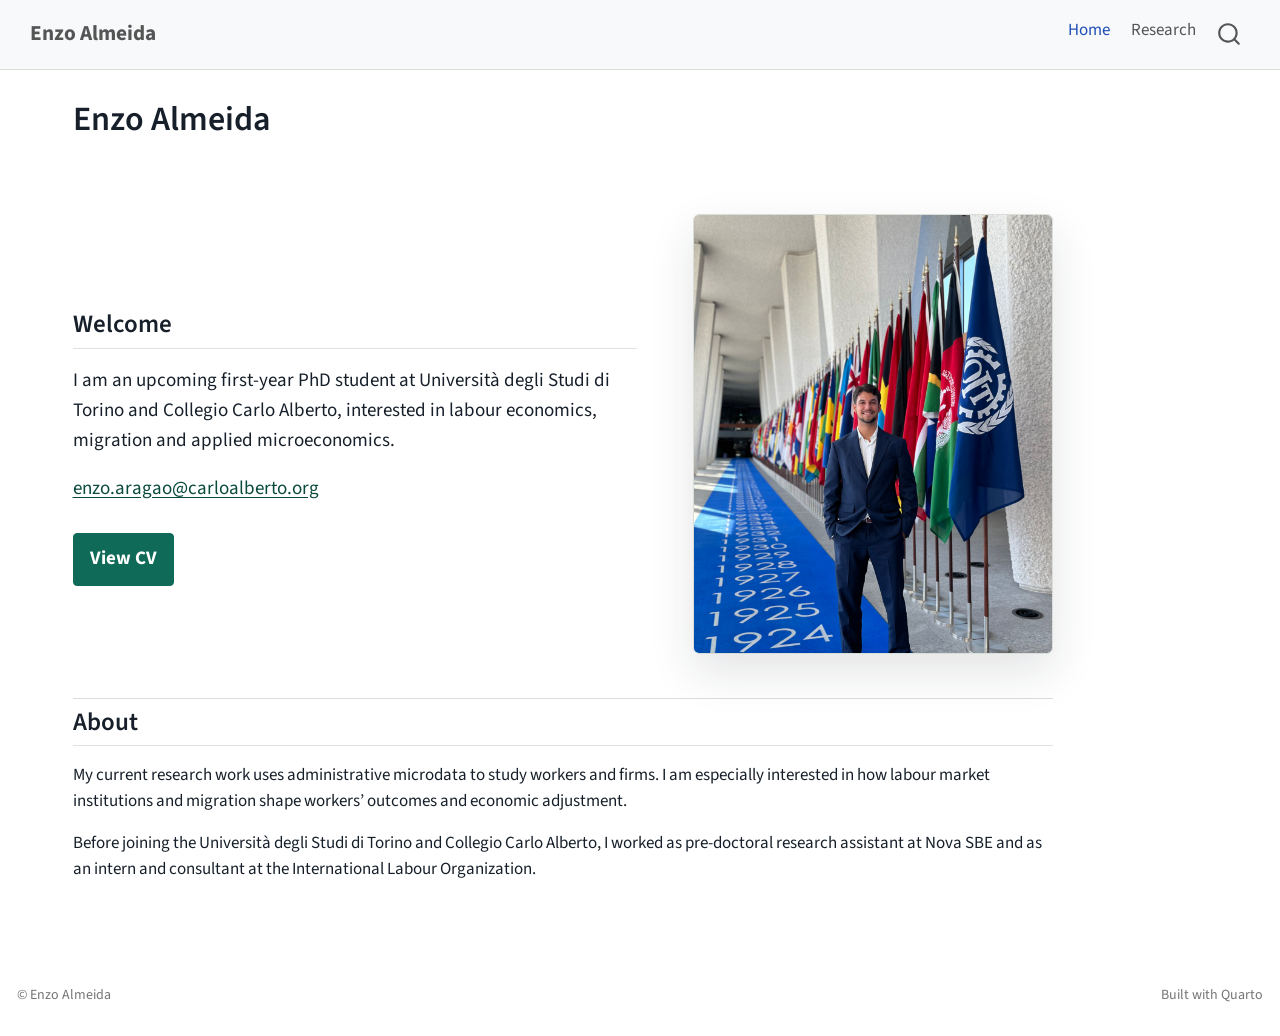
<file: docs/index.html>
<!DOCTYPE html>
<html xmlns="http://www.w3.org/1999/xhtml" lang="en" xml:lang="en"><head>

<meta charset="utf-8">
<meta name="generator" content="quarto-1.9.37">

<meta name="viewport" content="width=device-width, initial-scale=1.0, user-scalable=yes">


<title>Enzo Almeida</title>
<style>
/* Default styles provided by pandoc.
** See https://pandoc.org/MANUAL.html#variables-for-html for config info.
*/
code{white-space: pre-wrap;}
span.smallcaps{font-variant: small-caps;}
div.columns{display: flex; gap: min(4vw, 1.5em);}
div.column{flex: auto; overflow-x: auto;}
div.hanging-indent{margin-left: 1.5em; text-indent: -1.5em;}
ul.task-list{list-style: none;}
ul.task-list li input[type="checkbox"] {
  width: 0.8em;
  margin: 0 0.8em 0.2em -1em; /* quarto-specific, see https://github.com/quarto-dev/quarto-cli/issues/4556 */ 
  vertical-align: middle;
}
</style>


<script src="site_libs/quarto-nav/quarto-nav.js"></script>
<script src="site_libs/quarto-nav/headroom.min.js"></script>
<script src="site_libs/clipboard/clipboard.min.js"></script>
<script src="site_libs/quarto-search/autocomplete.umd.js"></script>
<script src="site_libs/quarto-search/fuse.min.js"></script>
<script src="site_libs/quarto-search/quarto-search.js"></script>
<meta name="quarto:offset" content="./">
<script src="site_libs/quarto-html/quarto.js" type="module"></script>
<script src="site_libs/quarto-html/tabsets/tabsets.js" type="module"></script>
<script src="site_libs/quarto-html/popper.min.js"></script>
<script src="site_libs/quarto-html/tippy.umd.min.js"></script>
<script src="site_libs/quarto-html/anchor.min.js"></script>
<link href="site_libs/quarto-html/tippy.css" rel="stylesheet">
<link href="site_libs/quarto-html/quarto-syntax-highlighting-7f8f88aac4f3542376d5c11b86a4c14d.css" rel="stylesheet" id="quarto-text-highlighting-styles">
<script src="site_libs/bootstrap/bootstrap.min.js"></script>
<link href="site_libs/bootstrap/bootstrap-icons.css" rel="stylesheet">
<link href="site_libs/bootstrap/bootstrap-158031087360bce0ff56dc785ce39e06.min.css" rel="stylesheet" append-hash="true" id="quarto-bootstrap" data-mode="light">
<script id="quarto-search-options" type="application/json">{
  "location": "navbar",
  "copy-button": false,
  "collapse-after": 3,
  "panel-placement": "end",
  "type": "overlay",
  "limit": 50,
  "keyboard-shortcut": [
    "f",
    "/",
    "s"
  ],
  "show-item-context": false,
  "language": {
    "search-no-results-text": "No results",
    "search-matching-documents-text": "matching documents",
    "search-copy-link-title": "Copy link to search",
    "search-hide-matches-text": "Hide additional matches",
    "search-more-match-text": "more match in this document",
    "search-more-matches-text": "more matches in this document",
    "search-clear-button-title": "Clear",
    "search-text-placeholder": "",
    "search-detached-cancel-button-title": "Cancel",
    "search-submit-button-title": "Submit",
    "search-label": "Search"
  }
}</script>


<link rel="stylesheet" href="styles.css">
</head>

<body class="nav-fixed quarto-light">

<div id="quarto-search-results"></div>
  <header id="quarto-header" class="headroom fixed-top">
    <nav class="navbar navbar-expand-lg " data-bs-theme="dark">
      <div class="navbar-container container-fluid">
      <div class="navbar-brand-container mx-auto">
    <a class="navbar-brand" href="./index.html">
    <span class="navbar-title">Enzo Almeida</span>
    </a>
  </div>
            <div id="quarto-search" class="" title="Search"></div>
          <button class="navbar-toggler" type="button" data-bs-toggle="collapse" data-bs-target="#navbarCollapse" aria-controls="navbarCollapse" role="menu" aria-expanded="false" aria-label="Toggle navigation" onclick="if (window.quartoToggleHeadroom) { window.quartoToggleHeadroom(); }">
  <span class="navbar-toggler-icon"></span>
</button>
          <div class="collapse navbar-collapse" id="navbarCollapse">
            <ul class="navbar-nav navbar-nav-scroll ms-auto">
  <li class="nav-item">
    <a class="nav-link active" href="./index.html" aria-current="page"> 
<span class="menu-text">Home</span></a>
  </li>  
  <li class="nav-item">
    <a class="nav-link" href="./research.html"> 
<span class="menu-text">Research</span></a>
  </li>  
</ul>
          </div> <!-- /navcollapse -->
            <div class="quarto-navbar-tools">
</div>
      </div> <!-- /container-fluid -->
    </nav>
</header>
<!-- content -->
<div id="quarto-content" class="quarto-container page-columns page-rows-contents page-layout-full page-navbar">
<!-- sidebar -->
<!-- margin-sidebar -->
    
<!-- main -->
<main class="content column-page" id="quarto-document-content">

<header id="title-block-header" class="quarto-title-block default">
<div class="quarto-title">
<h1 class="title">Enzo Almeida</h1>
</div>



<div class="quarto-title-meta column-page">

    
  
    
  </div>
  


</header>


<div class="hero">
<section id="welcome" class="level2 hero-text">
<h2 class="anchored" data-anchor-id="welcome">Welcome</h2>
<p>I am an upcoming first-year PhD student at Università degli Studi di Torino and Collegio Carlo Alberto, interested in labour economics, migration and applied microeconomics.</p>
<p><a href="mailto:enzo.aragao@carloalberto.org">enzo.aragao@carloalberto.org</a></p>
<p><a href="files/cv_onepager.pdf" class="button">View CV</a></p>
</section>
<div class="hero-photo">
<p><img src="images/enzo-almeida.jpg" class="img-fluid" alt="Portrait of Enzo Almeida"></p>
</div>
</div>
<section id="about" class="level2">
<h2 class="anchored" data-anchor-id="about">About</h2>
<p>My current research work uses administrative microdata to study workers and firms. I am especially interested in how labour market institutions and migration shape workers’ outcomes and economic adjustment.</p>
<p>Before joining the Università degli Studi di Torino and Collegio Carlo Alberto, I worked as pre-doctoral research assistant at Nova SBE and as an intern and consultant at the International Labour Organization.</p>


</section>

</main> <!-- /main -->
<script id="quarto-html-after-body" type="application/javascript">
  window.document.addEventListener("DOMContentLoaded", function (event) {
    const icon = "";
    const anchorJS = new window.AnchorJS();
    anchorJS.options = {
      placement: 'right',
      icon: icon
    };
    anchorJS.add('.anchored');
    const isCodeAnnotation = (el) => {
      for (const clz of el.classList) {
        if (clz.startsWith('code-annotation-')) {                     
          return true;
        }
      }
      return false;
    }
    const onCopySuccess = function(e) {
      // button target
      const button = e.trigger;
      // don't keep focus
      button.blur();
      // flash "checked"
      button.classList.add('code-copy-button-checked');
      var currentTitle = button.getAttribute("title");
      button.setAttribute("title", "Copied!");
      let tooltip;
      if (window.bootstrap) {
        button.setAttribute("data-bs-toggle", "tooltip");
        button.setAttribute("data-bs-placement", "left");
        button.setAttribute("data-bs-title", "Copied!");
        tooltip = new bootstrap.Tooltip(button, 
          { trigger: "manual", 
            customClass: "code-copy-button-tooltip",
            offset: [0, -8]});
        tooltip.show();    
      }
      setTimeout(function() {
        if (tooltip) {
          tooltip.hide();
          button.removeAttribute("data-bs-title");
          button.removeAttribute("data-bs-toggle");
          button.removeAttribute("data-bs-placement");
        }
        button.setAttribute("title", currentTitle);
        button.classList.remove('code-copy-button-checked');
      }, 1000);
      // clear code selection
      e.clearSelection();
    }
    const getTextToCopy = function(trigger) {
      const outerScaffold = trigger.parentElement.cloneNode(true);
      const codeEl = outerScaffold.querySelector('code');
      for (const childEl of codeEl.children) {
        if (isCodeAnnotation(childEl)) {
          childEl.remove();
        }
      }
      return codeEl.innerText;
    }
    const clipboard = new window.ClipboardJS('.code-copy-button:not([data-in-quarto-modal])', {
      text: getTextToCopy
    });
    clipboard.on('success', onCopySuccess);
    if (window.document.getElementById('quarto-embedded-source-code-modal')) {
      const clipboardModal = new window.ClipboardJS('.code-copy-button[data-in-quarto-modal]', {
        text: getTextToCopy,
        container: window.document.getElementById('quarto-embedded-source-code-modal')
      });
      clipboardModal.on('success', onCopySuccess);
    }
      var localhostRegex = new RegExp(/^(?:http|https):\/\/localhost\:?[0-9]*\//);
      var mailtoRegex = new RegExp(/^mailto:/);
        var filterRegex = new RegExp("https:\/\/enzoadealmeida\.github\.io");
      var isInternal = (href) => {
          return filterRegex.test(href) || localhostRegex.test(href) || mailtoRegex.test(href);
      }
      // Inspect non-navigation links and adorn them if external
     var links = window.document.querySelectorAll('a[href]:not(.nav-link):not(.navbar-brand):not(.toc-action):not(.sidebar-link):not(.sidebar-item-toggle):not(.pagination-link):not(.no-external):not([aria-hidden]):not(.dropdown-item):not(.quarto-navigation-tool):not(.about-link)');
      for (var i=0; i<links.length; i++) {
        const link = links[i];
        if (!isInternal(link.href)) {
          // undo the damage that might have been done by quarto-nav.js in the case of
          // links that we want to consider external
          if (link.dataset.originalHref !== undefined) {
            link.href = link.dataset.originalHref;
          }
            // target, if specified
            link.setAttribute("target", "_blank");
            if (link.getAttribute("rel") === null) {
              link.setAttribute("rel", "noopener");
            }
        }
      }
    function tippyHover(el, contentFn, onTriggerFn, onUntriggerFn) {
      const config = {
        allowHTML: true,
        maxWidth: 500,
        delay: 100,
        arrow: false,
        appendTo: function(el) {
            return el.parentElement;
        },
        interactive: true,
        interactiveBorder: 10,
        theme: 'quarto',
        placement: 'bottom-start',
      };
      if (contentFn) {
        config.content = contentFn;
      }
      if (onTriggerFn) {
        config.onTrigger = onTriggerFn;
      }
      if (onUntriggerFn) {
        config.onUntrigger = onUntriggerFn;
      }
      window.tippy(el, config); 
    }
    const noterefs = window.document.querySelectorAll('a[role="doc-noteref"]');
    for (var i=0; i<noterefs.length; i++) {
      const ref = noterefs[i];
      tippyHover(ref, function() {
        // use id or data attribute instead here
        let href = ref.getAttribute('data-footnote-href') || ref.getAttribute('href');
        try { href = new URL(href).hash; } catch {}
        const id = href.replace(/^#\/?/, "");
        const note = window.document.getElementById(id);
        if (note) {
          return note.innerHTML;
        } else {
          return "";
        }
      });
    }
    const xrefs = window.document.querySelectorAll('a.quarto-xref');
    const processXRef = (id, note) => {
      // Strip column container classes
      const stripColumnClz = (el) => {
        el.classList.remove("page-full", "page-columns");
        if (el.children) {
          for (const child of el.children) {
            stripColumnClz(child);
          }
        }
      }
      stripColumnClz(note)
      if (id === null || id.startsWith('sec-')) {
        // Special case sections, only their first couple elements
        const container = document.createElement("div");
        if (note.children && note.children.length > 2) {
          container.appendChild(note.children[0].cloneNode(true));
          for (let i = 1; i < note.children.length; i++) {
            const child = note.children[i];
            if (child.tagName === "P" && child.innerText === "") {
              continue;
            } else {
              container.appendChild(child.cloneNode(true));
              break;
            }
          }
          if (window.Quarto?.typesetMath) {
            window.Quarto.typesetMath(container);
          }
          return container.innerHTML
        } else {
          if (window.Quarto?.typesetMath) {
            window.Quarto.typesetMath(note);
          }
          return note.innerHTML;
        }
      } else {
        // Remove any anchor links if they are present
        const anchorLink = note.querySelector('a.anchorjs-link');
        if (anchorLink) {
          anchorLink.remove();
        }
        if (window.Quarto?.typesetMath) {
          window.Quarto.typesetMath(note);
        }
        if (note.classList.contains("callout")) {
          return note.outerHTML;
        } else {
          return note.innerHTML;
        }
      }
    }
    for (var i=0; i<xrefs.length; i++) {
      const xref = xrefs[i];
      tippyHover(xref, undefined, function(instance) {
        instance.disable();
        let url = xref.getAttribute('href');
        let hash = undefined; 
        if (url.startsWith('#')) {
          hash = url;
        } else {
          try { hash = new URL(url).hash; } catch {}
        }
        if (hash) {
          const id = hash.replace(/^#\/?/, "");
          const note = window.document.getElementById(id);
          if (note !== null) {
            try {
              const html = processXRef(id, note.cloneNode(true));
              instance.setContent(html);
            } finally {
              instance.enable();
              instance.show();
            }
          } else {
            // See if we can fetch this
            fetch(url.split('#')[0])
            .then(res => res.text())
            .then(html => {
              const parser = new DOMParser();
              const htmlDoc = parser.parseFromString(html, "text/html");
              const note = htmlDoc.getElementById(id);
              if (note !== null) {
                const html = processXRef(id, note);
                instance.setContent(html);
              } 
            }).finally(() => {
              instance.enable();
              instance.show();
            });
          }
        } else {
          // See if we can fetch a full url (with no hash to target)
          // This is a special case and we should probably do some content thinning / targeting
          fetch(url)
          .then(res => res.text())
          .then(html => {
            const parser = new DOMParser();
            const htmlDoc = parser.parseFromString(html, "text/html");
            const note = htmlDoc.querySelector('main.content');
            if (note !== null) {
              // This should only happen for chapter cross references
              // (since there is no id in the URL)
              // remove the first header
              if (note.children.length > 0 && note.children[0].tagName === "HEADER") {
                note.children[0].remove();
              }
              const html = processXRef(null, note);
              instance.setContent(html);
            } 
          }).finally(() => {
            instance.enable();
            instance.show();
          });
        }
      }, function(instance) {
      });
    }
        let selectedAnnoteEl;
        const selectorForAnnotation = ( cell, annotation) => {
          let cellAttr = 'data-code-cell="' + cell + '"';
          let lineAttr = 'data-code-annotation="' +  annotation + '"';
          const selector = 'span[' + cellAttr + '][' + lineAttr + ']';
          return selector;
        }
        const selectCodeLines = (annoteEl) => {
          const doc = window.document;
          const targetCell = annoteEl.getAttribute("data-target-cell");
          const targetAnnotation = annoteEl.getAttribute("data-target-annotation");
          const annoteSpan = window.document.querySelector(selectorForAnnotation(targetCell, targetAnnotation));
          const lines = annoteSpan.getAttribute("data-code-lines").split(",");
          const lineIds = lines.map((line) => {
            return targetCell + "-" + line;
          })
          let top = null;
          let height = null;
          let parent = null;
          if (lineIds.length > 0) {
              //compute the position of the single el (top and bottom and make a div)
              const el = window.document.getElementById(lineIds[0]);
              top = el.offsetTop;
              height = el.offsetHeight;
              parent = el.parentElement.parentElement;
            if (lineIds.length > 1) {
              const lastEl = window.document.getElementById(lineIds[lineIds.length - 1]);
              const bottom = lastEl.offsetTop + lastEl.offsetHeight;
              height = bottom - top;
            }
            if (top !== null && height !== null && parent !== null) {
              // cook up a div (if necessary) and position it 
              let div = window.document.getElementById("code-annotation-line-highlight");
              if (div === null) {
                div = window.document.createElement("div");
                div.setAttribute("id", "code-annotation-line-highlight");
                div.style.position = 'absolute';
                parent.appendChild(div);
              }
              div.style.top = top - 2 + "px";
              div.style.height = height + 4 + "px";
              div.style.left = 0;
              let gutterDiv = window.document.getElementById("code-annotation-line-highlight-gutter");
              if (gutterDiv === null) {
                gutterDiv = window.document.createElement("div");
                gutterDiv.setAttribute("id", "code-annotation-line-highlight-gutter");
                gutterDiv.style.position = 'absolute';
                const codeCell = window.document.getElementById(targetCell);
                const gutter = codeCell.querySelector('.code-annotation-gutter');
                gutter.appendChild(gutterDiv);
              }
              gutterDiv.style.top = top - 2 + "px";
              gutterDiv.style.height = height + 4 + "px";
            }
            selectedAnnoteEl = annoteEl;
          }
        };
        const unselectCodeLines = () => {
          const elementsIds = ["code-annotation-line-highlight", "code-annotation-line-highlight-gutter"];
          elementsIds.forEach((elId) => {
            const div = window.document.getElementById(elId);
            if (div) {
              div.remove();
            }
          });
          selectedAnnoteEl = undefined;
        };
          // Handle positioning of the toggle
      window.addEventListener(
        "resize",
        throttle(() => {
          elRect = undefined;
          if (selectedAnnoteEl) {
            selectCodeLines(selectedAnnoteEl);
          }
        }, 10)
      );
      function throttle(fn, ms) {
      let throttle = false;
      let timer;
        return (...args) => {
          if(!throttle) { // first call gets through
              fn.apply(this, args);
              throttle = true;
          } else { // all the others get throttled
              if(timer) clearTimeout(timer); // cancel #2
              timer = setTimeout(() => {
                fn.apply(this, args);
                timer = throttle = false;
              }, ms);
          }
        };
      }
        // Attach click handler to the DT
        const annoteDls = window.document.querySelectorAll('dt[data-target-cell]');
        for (const annoteDlNode of annoteDls) {
          annoteDlNode.addEventListener('click', (event) => {
            const clickedEl = event.target;
            if (clickedEl !== selectedAnnoteEl) {
              unselectCodeLines();
              const activeEl = window.document.querySelector('dt[data-target-cell].code-annotation-active');
              if (activeEl) {
                activeEl.classList.remove('code-annotation-active');
              }
              selectCodeLines(clickedEl);
              clickedEl.classList.add('code-annotation-active');
            } else {
              // Unselect the line
              unselectCodeLines();
              clickedEl.classList.remove('code-annotation-active');
            }
          });
        }
    const findCites = (el) => {
      const parentEl = el.parentElement;
      if (parentEl) {
        const cites = parentEl.dataset.cites;
        if (cites) {
          return {
            el,
            cites: cites.split(' ')
          };
        } else {
          return findCites(el.parentElement)
        }
      } else {
        return undefined;
      }
    };
    var bibliorefs = window.document.querySelectorAll('a[role="doc-biblioref"]');
    for (var i=0; i<bibliorefs.length; i++) {
      const ref = bibliorefs[i];
      const citeInfo = findCites(ref);
      if (citeInfo) {
        tippyHover(citeInfo.el, function() {
          var popup = window.document.createElement('div');
          citeInfo.cites.forEach(function(cite) {
            var citeDiv = window.document.createElement('div');
            citeDiv.classList.add('hanging-indent');
            citeDiv.classList.add('csl-entry');
            var biblioDiv = window.document.getElementById('ref-' + cite);
            if (biblioDiv) {
              citeDiv.innerHTML = biblioDiv.innerHTML;
            }
            popup.appendChild(citeDiv);
          });
          return popup.innerHTML;
        });
      }
    }
  });
  </script>
</div> <!-- /content -->
<footer class="footer">
  <div class="nav-footer">
    <div class="nav-footer-left">
<p>© Enzo Almeida</p>
</div>   
    <div class="nav-footer-center">
      &nbsp;
    </div>
    <div class="nav-footer-right">
<p>Built with Quarto</p>
</div>
  </div>
</footer>




</body></html>
</file>
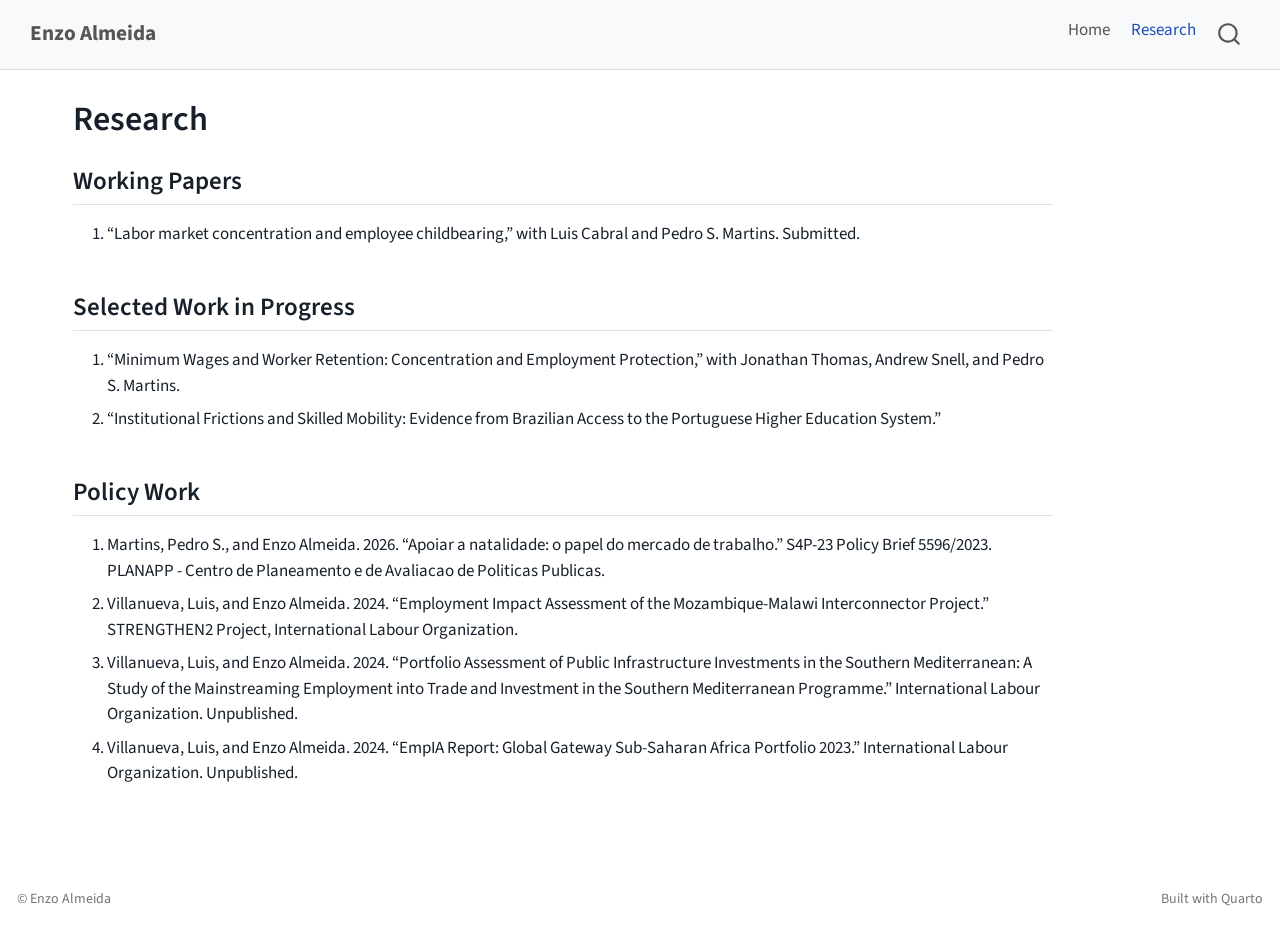
<file: docs/research.html>
<!DOCTYPE html>
<html xmlns="http://www.w3.org/1999/xhtml" lang="en" xml:lang="en"><head>

<meta charset="utf-8">
<meta name="generator" content="quarto-1.9.37">

<meta name="viewport" content="width=device-width, initial-scale=1.0, user-scalable=yes">


<title>Research – Enzo Almeida</title>
<style>
/* Default styles provided by pandoc.
** See https://pandoc.org/MANUAL.html#variables-for-html for config info.
*/
code{white-space: pre-wrap;}
span.smallcaps{font-variant: small-caps;}
div.columns{display: flex; gap: min(4vw, 1.5em);}
div.column{flex: auto; overflow-x: auto;}
div.hanging-indent{margin-left: 1.5em; text-indent: -1.5em;}
ul.task-list{list-style: none;}
ul.task-list li input[type="checkbox"] {
  width: 0.8em;
  margin: 0 0.8em 0.2em -1em; /* quarto-specific, see https://github.com/quarto-dev/quarto-cli/issues/4556 */ 
  vertical-align: middle;
}
</style>


<script src="site_libs/quarto-nav/quarto-nav.js"></script>
<script src="site_libs/quarto-nav/headroom.min.js"></script>
<script src="site_libs/clipboard/clipboard.min.js"></script>
<script src="site_libs/quarto-search/autocomplete.umd.js"></script>
<script src="site_libs/quarto-search/fuse.min.js"></script>
<script src="site_libs/quarto-search/quarto-search.js"></script>
<meta name="quarto:offset" content="./">
<script src="site_libs/quarto-html/quarto.js" type="module"></script>
<script src="site_libs/quarto-html/tabsets/tabsets.js" type="module"></script>
<script src="site_libs/quarto-html/popper.min.js"></script>
<script src="site_libs/quarto-html/tippy.umd.min.js"></script>
<script src="site_libs/quarto-html/anchor.min.js"></script>
<link href="site_libs/quarto-html/tippy.css" rel="stylesheet">
<link href="site_libs/quarto-html/quarto-syntax-highlighting-7f8f88aac4f3542376d5c11b86a4c14d.css" rel="stylesheet" id="quarto-text-highlighting-styles">
<script src="site_libs/bootstrap/bootstrap.min.js"></script>
<link href="site_libs/bootstrap/bootstrap-icons.css" rel="stylesheet">
<link href="site_libs/bootstrap/bootstrap-158031087360bce0ff56dc785ce39e06.min.css" rel="stylesheet" append-hash="true" id="quarto-bootstrap" data-mode="light">
<script id="quarto-search-options" type="application/json">{
  "location": "navbar",
  "copy-button": false,
  "collapse-after": 3,
  "panel-placement": "end",
  "type": "overlay",
  "limit": 50,
  "keyboard-shortcut": [
    "f",
    "/",
    "s"
  ],
  "show-item-context": false,
  "language": {
    "search-no-results-text": "No results",
    "search-matching-documents-text": "matching documents",
    "search-copy-link-title": "Copy link to search",
    "search-hide-matches-text": "Hide additional matches",
    "search-more-match-text": "more match in this document",
    "search-more-matches-text": "more matches in this document",
    "search-clear-button-title": "Clear",
    "search-text-placeholder": "",
    "search-detached-cancel-button-title": "Cancel",
    "search-submit-button-title": "Submit",
    "search-label": "Search"
  }
}</script>


<link rel="stylesheet" href="styles.css">
</head>

<body class="nav-fixed quarto-light">

<div id="quarto-search-results"></div>
  <header id="quarto-header" class="headroom fixed-top">
    <nav class="navbar navbar-expand-lg " data-bs-theme="dark">
      <div class="navbar-container container-fluid">
      <div class="navbar-brand-container mx-auto">
    <a class="navbar-brand" href="./index.html">
    <span class="navbar-title">Enzo Almeida</span>
    </a>
  </div>
            <div id="quarto-search" class="" title="Search"></div>
          <button class="navbar-toggler" type="button" data-bs-toggle="collapse" data-bs-target="#navbarCollapse" aria-controls="navbarCollapse" role="menu" aria-expanded="false" aria-label="Toggle navigation" onclick="if (window.quartoToggleHeadroom) { window.quartoToggleHeadroom(); }">
  <span class="navbar-toggler-icon"></span>
</button>
          <div class="collapse navbar-collapse" id="navbarCollapse">
            <ul class="navbar-nav navbar-nav-scroll ms-auto">
  <li class="nav-item">
    <a class="nav-link" href="./index.html"> 
<span class="menu-text">Home</span></a>
  </li>  
  <li class="nav-item">
    <a class="nav-link active" href="./research.html" aria-current="page"> 
<span class="menu-text">Research</span></a>
  </li>  
</ul>
          </div> <!-- /navcollapse -->
            <div class="quarto-navbar-tools">
</div>
      </div> <!-- /container-fluid -->
    </nav>
</header>
<!-- content -->
<div id="quarto-content" class="quarto-container page-columns page-rows-contents page-layout-full page-navbar">
<!-- sidebar -->
<!-- margin-sidebar -->
    
<!-- main -->
<main class="content column-page" id="quarto-document-content">

<header id="title-block-header" class="quarto-title-block default">
<div class="quarto-title">
<h1 class="title">Research</h1>
</div>



<div class="quarto-title-meta column-page">

    
  
    
  </div>
  


</header>


<section id="working-papers" class="level2">
<h2 class="anchored" data-anchor-id="working-papers">Working Papers</h2>
<ol type="1">
<li>“Labor market concentration and employee childbearing,” with Luis Cabral and Pedro S. Martins. Submitted.</li>
</ol>
</section>
<section id="selected-work-in-progress" class="level2">
<h2 class="anchored" data-anchor-id="selected-work-in-progress">Selected Work in Progress</h2>
<ol type="1">
<li>“Minimum Wages and Worker Retention: Concentration and Employment Protection,” with Jonathan Thomas, Andrew Snell, and Pedro S. Martins.</li>
<li>“Institutional Frictions and Skilled Mobility: Evidence from Brazilian Access to the Portuguese Higher Education System.”</li>
</ol>
</section>
<section id="policy-work" class="level2">
<h2 class="anchored" data-anchor-id="policy-work">Policy Work</h2>
<ol type="1">
<li>Martins, Pedro S., and Enzo Almeida. 2026. “Apoiar a natalidade: o papel do mercado de trabalho.” S4P-23 Policy Brief 5596/2023. PLANAPP - Centro de Planeamento e de Avaliacao de Politicas Publicas.</li>
<li>Villanueva, Luis, and Enzo Almeida. 2024. “Employment Impact Assessment of the Mozambique-Malawi Interconnector Project.” STRENGTHEN2 Project, International Labour Organization.</li>
<li>Villanueva, Luis, and Enzo Almeida. 2024. “Portfolio Assessment of Public Infrastructure Investments in the Southern Mediterranean: A Study of the Mainstreaming Employment into Trade and Investment in the Southern Mediterranean Programme.” International Labour Organization. Unpublished.</li>
<li>Villanueva, Luis, and Enzo Almeida. 2024. “EmpIA Report: Global Gateway Sub-Saharan Africa Portfolio 2023.” International Labour Organization. Unpublished.</li>
</ol>


</section>

</main> <!-- /main -->
<script id="quarto-html-after-body" type="application/javascript">
  window.document.addEventListener("DOMContentLoaded", function (event) {
    const icon = "";
    const anchorJS = new window.AnchorJS();
    anchorJS.options = {
      placement: 'right',
      icon: icon
    };
    anchorJS.add('.anchored');
    const isCodeAnnotation = (el) => {
      for (const clz of el.classList) {
        if (clz.startsWith('code-annotation-')) {                     
          return true;
        }
      }
      return false;
    }
    const onCopySuccess = function(e) {
      // button target
      const button = e.trigger;
      // don't keep focus
      button.blur();
      // flash "checked"
      button.classList.add('code-copy-button-checked');
      var currentTitle = button.getAttribute("title");
      button.setAttribute("title", "Copied!");
      let tooltip;
      if (window.bootstrap) {
        button.setAttribute("data-bs-toggle", "tooltip");
        button.setAttribute("data-bs-placement", "left");
        button.setAttribute("data-bs-title", "Copied!");
        tooltip = new bootstrap.Tooltip(button, 
          { trigger: "manual", 
            customClass: "code-copy-button-tooltip",
            offset: [0, -8]});
        tooltip.show();    
      }
      setTimeout(function() {
        if (tooltip) {
          tooltip.hide();
          button.removeAttribute("data-bs-title");
          button.removeAttribute("data-bs-toggle");
          button.removeAttribute("data-bs-placement");
        }
        button.setAttribute("title", currentTitle);
        button.classList.remove('code-copy-button-checked');
      }, 1000);
      // clear code selection
      e.clearSelection();
    }
    const getTextToCopy = function(trigger) {
      const outerScaffold = trigger.parentElement.cloneNode(true);
      const codeEl = outerScaffold.querySelector('code');
      for (const childEl of codeEl.children) {
        if (isCodeAnnotation(childEl)) {
          childEl.remove();
        }
      }
      return codeEl.innerText;
    }
    const clipboard = new window.ClipboardJS('.code-copy-button:not([data-in-quarto-modal])', {
      text: getTextToCopy
    });
    clipboard.on('success', onCopySuccess);
    if (window.document.getElementById('quarto-embedded-source-code-modal')) {
      const clipboardModal = new window.ClipboardJS('.code-copy-button[data-in-quarto-modal]', {
        text: getTextToCopy,
        container: window.document.getElementById('quarto-embedded-source-code-modal')
      });
      clipboardModal.on('success', onCopySuccess);
    }
      var localhostRegex = new RegExp(/^(?:http|https):\/\/localhost\:?[0-9]*\//);
      var mailtoRegex = new RegExp(/^mailto:/);
        var filterRegex = new RegExp("https:\/\/enzoadealmeida\.github\.io");
      var isInternal = (href) => {
          return filterRegex.test(href) || localhostRegex.test(href) || mailtoRegex.test(href);
      }
      // Inspect non-navigation links and adorn them if external
     var links = window.document.querySelectorAll('a[href]:not(.nav-link):not(.navbar-brand):not(.toc-action):not(.sidebar-link):not(.sidebar-item-toggle):not(.pagination-link):not(.no-external):not([aria-hidden]):not(.dropdown-item):not(.quarto-navigation-tool):not(.about-link)');
      for (var i=0; i<links.length; i++) {
        const link = links[i];
        if (!isInternal(link.href)) {
          // undo the damage that might have been done by quarto-nav.js in the case of
          // links that we want to consider external
          if (link.dataset.originalHref !== undefined) {
            link.href = link.dataset.originalHref;
          }
            // target, if specified
            link.setAttribute("target", "_blank");
            if (link.getAttribute("rel") === null) {
              link.setAttribute("rel", "noopener");
            }
        }
      }
    function tippyHover(el, contentFn, onTriggerFn, onUntriggerFn) {
      const config = {
        allowHTML: true,
        maxWidth: 500,
        delay: 100,
        arrow: false,
        appendTo: function(el) {
            return el.parentElement;
        },
        interactive: true,
        interactiveBorder: 10,
        theme: 'quarto',
        placement: 'bottom-start',
      };
      if (contentFn) {
        config.content = contentFn;
      }
      if (onTriggerFn) {
        config.onTrigger = onTriggerFn;
      }
      if (onUntriggerFn) {
        config.onUntrigger = onUntriggerFn;
      }
      window.tippy(el, config); 
    }
    const noterefs = window.document.querySelectorAll('a[role="doc-noteref"]');
    for (var i=0; i<noterefs.length; i++) {
      const ref = noterefs[i];
      tippyHover(ref, function() {
        // use id or data attribute instead here
        let href = ref.getAttribute('data-footnote-href') || ref.getAttribute('href');
        try { href = new URL(href).hash; } catch {}
        const id = href.replace(/^#\/?/, "");
        const note = window.document.getElementById(id);
        if (note) {
          return note.innerHTML;
        } else {
          return "";
        }
      });
    }
    const xrefs = window.document.querySelectorAll('a.quarto-xref');
    const processXRef = (id, note) => {
      // Strip column container classes
      const stripColumnClz = (el) => {
        el.classList.remove("page-full", "page-columns");
        if (el.children) {
          for (const child of el.children) {
            stripColumnClz(child);
          }
        }
      }
      stripColumnClz(note)
      if (id === null || id.startsWith('sec-')) {
        // Special case sections, only their first couple elements
        const container = document.createElement("div");
        if (note.children && note.children.length > 2) {
          container.appendChild(note.children[0].cloneNode(true));
          for (let i = 1; i < note.children.length; i++) {
            const child = note.children[i];
            if (child.tagName === "P" && child.innerText === "") {
              continue;
            } else {
              container.appendChild(child.cloneNode(true));
              break;
            }
          }
          if (window.Quarto?.typesetMath) {
            window.Quarto.typesetMath(container);
          }
          return container.innerHTML
        } else {
          if (window.Quarto?.typesetMath) {
            window.Quarto.typesetMath(note);
          }
          return note.innerHTML;
        }
      } else {
        // Remove any anchor links if they are present
        const anchorLink = note.querySelector('a.anchorjs-link');
        if (anchorLink) {
          anchorLink.remove();
        }
        if (window.Quarto?.typesetMath) {
          window.Quarto.typesetMath(note);
        }
        if (note.classList.contains("callout")) {
          return note.outerHTML;
        } else {
          return note.innerHTML;
        }
      }
    }
    for (var i=0; i<xrefs.length; i++) {
      const xref = xrefs[i];
      tippyHover(xref, undefined, function(instance) {
        instance.disable();
        let url = xref.getAttribute('href');
        let hash = undefined; 
        if (url.startsWith('#')) {
          hash = url;
        } else {
          try { hash = new URL(url).hash; } catch {}
        }
        if (hash) {
          const id = hash.replace(/^#\/?/, "");
          const note = window.document.getElementById(id);
          if (note !== null) {
            try {
              const html = processXRef(id, note.cloneNode(true));
              instance.setContent(html);
            } finally {
              instance.enable();
              instance.show();
            }
          } else {
            // See if we can fetch this
            fetch(url.split('#')[0])
            .then(res => res.text())
            .then(html => {
              const parser = new DOMParser();
              const htmlDoc = parser.parseFromString(html, "text/html");
              const note = htmlDoc.getElementById(id);
              if (note !== null) {
                const html = processXRef(id, note);
                instance.setContent(html);
              } 
            }).finally(() => {
              instance.enable();
              instance.show();
            });
          }
        } else {
          // See if we can fetch a full url (with no hash to target)
          // This is a special case and we should probably do some content thinning / targeting
          fetch(url)
          .then(res => res.text())
          .then(html => {
            const parser = new DOMParser();
            const htmlDoc = parser.parseFromString(html, "text/html");
            const note = htmlDoc.querySelector('main.content');
            if (note !== null) {
              // This should only happen for chapter cross references
              // (since there is no id in the URL)
              // remove the first header
              if (note.children.length > 0 && note.children[0].tagName === "HEADER") {
                note.children[0].remove();
              }
              const html = processXRef(null, note);
              instance.setContent(html);
            } 
          }).finally(() => {
            instance.enable();
            instance.show();
          });
        }
      }, function(instance) {
      });
    }
        let selectedAnnoteEl;
        const selectorForAnnotation = ( cell, annotation) => {
          let cellAttr = 'data-code-cell="' + cell + '"';
          let lineAttr = 'data-code-annotation="' +  annotation + '"';
          const selector = 'span[' + cellAttr + '][' + lineAttr + ']';
          return selector;
        }
        const selectCodeLines = (annoteEl) => {
          const doc = window.document;
          const targetCell = annoteEl.getAttribute("data-target-cell");
          const targetAnnotation = annoteEl.getAttribute("data-target-annotation");
          const annoteSpan = window.document.querySelector(selectorForAnnotation(targetCell, targetAnnotation));
          const lines = annoteSpan.getAttribute("data-code-lines").split(",");
          const lineIds = lines.map((line) => {
            return targetCell + "-" + line;
          })
          let top = null;
          let height = null;
          let parent = null;
          if (lineIds.length > 0) {
              //compute the position of the single el (top and bottom and make a div)
              const el = window.document.getElementById(lineIds[0]);
              top = el.offsetTop;
              height = el.offsetHeight;
              parent = el.parentElement.parentElement;
            if (lineIds.length > 1) {
              const lastEl = window.document.getElementById(lineIds[lineIds.length - 1]);
              const bottom = lastEl.offsetTop + lastEl.offsetHeight;
              height = bottom - top;
            }
            if (top !== null && height !== null && parent !== null) {
              // cook up a div (if necessary) and position it 
              let div = window.document.getElementById("code-annotation-line-highlight");
              if (div === null) {
                div = window.document.createElement("div");
                div.setAttribute("id", "code-annotation-line-highlight");
                div.style.position = 'absolute';
                parent.appendChild(div);
              }
              div.style.top = top - 2 + "px";
              div.style.height = height + 4 + "px";
              div.style.left = 0;
              let gutterDiv = window.document.getElementById("code-annotation-line-highlight-gutter");
              if (gutterDiv === null) {
                gutterDiv = window.document.createElement("div");
                gutterDiv.setAttribute("id", "code-annotation-line-highlight-gutter");
                gutterDiv.style.position = 'absolute';
                const codeCell = window.document.getElementById(targetCell);
                const gutter = codeCell.querySelector('.code-annotation-gutter');
                gutter.appendChild(gutterDiv);
              }
              gutterDiv.style.top = top - 2 + "px";
              gutterDiv.style.height = height + 4 + "px";
            }
            selectedAnnoteEl = annoteEl;
          }
        };
        const unselectCodeLines = () => {
          const elementsIds = ["code-annotation-line-highlight", "code-annotation-line-highlight-gutter"];
          elementsIds.forEach((elId) => {
            const div = window.document.getElementById(elId);
            if (div) {
              div.remove();
            }
          });
          selectedAnnoteEl = undefined;
        };
          // Handle positioning of the toggle
      window.addEventListener(
        "resize",
        throttle(() => {
          elRect = undefined;
          if (selectedAnnoteEl) {
            selectCodeLines(selectedAnnoteEl);
          }
        }, 10)
      );
      function throttle(fn, ms) {
      let throttle = false;
      let timer;
        return (...args) => {
          if(!throttle) { // first call gets through
              fn.apply(this, args);
              throttle = true;
          } else { // all the others get throttled
              if(timer) clearTimeout(timer); // cancel #2
              timer = setTimeout(() => {
                fn.apply(this, args);
                timer = throttle = false;
              }, ms);
          }
        };
      }
        // Attach click handler to the DT
        const annoteDls = window.document.querySelectorAll('dt[data-target-cell]');
        for (const annoteDlNode of annoteDls) {
          annoteDlNode.addEventListener('click', (event) => {
            const clickedEl = event.target;
            if (clickedEl !== selectedAnnoteEl) {
              unselectCodeLines();
              const activeEl = window.document.querySelector('dt[data-target-cell].code-annotation-active');
              if (activeEl) {
                activeEl.classList.remove('code-annotation-active');
              }
              selectCodeLines(clickedEl);
              clickedEl.classList.add('code-annotation-active');
            } else {
              // Unselect the line
              unselectCodeLines();
              clickedEl.classList.remove('code-annotation-active');
            }
          });
        }
    const findCites = (el) => {
      const parentEl = el.parentElement;
      if (parentEl) {
        const cites = parentEl.dataset.cites;
        if (cites) {
          return {
            el,
            cites: cites.split(' ')
          };
        } else {
          return findCites(el.parentElement)
        }
      } else {
        return undefined;
      }
    };
    var bibliorefs = window.document.querySelectorAll('a[role="doc-biblioref"]');
    for (var i=0; i<bibliorefs.length; i++) {
      const ref = bibliorefs[i];
      const citeInfo = findCites(ref);
      if (citeInfo) {
        tippyHover(citeInfo.el, function() {
          var popup = window.document.createElement('div');
          citeInfo.cites.forEach(function(cite) {
            var citeDiv = window.document.createElement('div');
            citeDiv.classList.add('hanging-indent');
            citeDiv.classList.add('csl-entry');
            var biblioDiv = window.document.getElementById('ref-' + cite);
            if (biblioDiv) {
              citeDiv.innerHTML = biblioDiv.innerHTML;
            }
            popup.appendChild(citeDiv);
          });
          return popup.innerHTML;
        });
      }
    }
  });
  </script>
</div> <!-- /content -->
<footer class="footer">
  <div class="nav-footer">
    <div class="nav-footer-left">
<p>© Enzo Almeida</p>
</div>   
    <div class="nav-footer-center">
      &nbsp;
    </div>
    <div class="nav-footer-right">
<p>Built with Quarto</p>
</div>
  </div>
</footer>




</body></html>
</file>
<file: docs/site_libs/quarto-html/tippy.css>
.tippy-box[data-animation=fade][data-state=hidden]{opacity:0}[data-tippy-root]{max-width:calc(100vw - 10px)}.tippy-box{position:relative;background-color:#333;color:#fff;border-radius:4px;font-size:14px;line-height:1.4;white-space:normal;outline:0;transition-property:transform,visibility,opacity}.tippy-box[data-placement^=top]>.tippy-arrow{bottom:0}.tippy-box[data-placement^=top]>.tippy-arrow:before{bottom:-7px;left:0;border-width:8px 8px 0;border-top-color:initial;transform-origin:center top}.tippy-box[data-placement^=bottom]>.tippy-arrow{top:0}.tippy-box[data-placement^=bottom]>.tippy-arrow:before{top:-7px;left:0;border-width:0 8px 8px;border-bottom-color:initial;transform-origin:center bottom}.tippy-box[data-placement^=left]>.tippy-arrow{right:0}.tippy-box[data-placement^=left]>.tippy-arrow:before{border-width:8px 0 8px 8px;border-left-color:initial;right:-7px;transform-origin:center left}.tippy-box[data-placement^=right]>.tippy-arrow{left:0}.tippy-box[data-placement^=right]>.tippy-arrow:before{left:-7px;border-width:8px 8px 8px 0;border-right-color:initial;transform-origin:center right}.tippy-box[data-inertia][data-state=visible]{transition-timing-function:cubic-bezier(.54,1.5,.38,1.11)}.tippy-arrow{width:16px;height:16px;color:#333}.tippy-arrow:before{content:"";position:absolute;border-color:transparent;border-style:solid}.tippy-content{position:relative;padding:5px 9px;z-index:1}
</file>
<file: docs/site_libs/quarto-html/quarto-syntax-highlighting-7f8f88aac4f3542376d5c11b86a4c14d.css>
/* quarto syntax highlight colors */
:root {
  --quarto-hl-ot-color: #003B4F;
  --quarto-hl-at-color: #657422;
  --quarto-hl-ss-color: #20794D;
  --quarto-hl-an-color: #5E5E5E;
  --quarto-hl-fu-color: #4758AB;
  --quarto-hl-st-color: #20794D;
  --quarto-hl-cf-color: #003B4F;
  --quarto-hl-op-color: #5E5E5E;
  --quarto-hl-er-color: #AD0000;
  --quarto-hl-bn-color: #AD0000;
  --quarto-hl-al-color: #AD0000;
  --quarto-hl-va-color: #111111;
  --quarto-hl-bu-color: inherit;
  --quarto-hl-ex-color: inherit;
  --quarto-hl-pp-color: #AD0000;
  --quarto-hl-in-color: #5E5E5E;
  --quarto-hl-vs-color: #20794D;
  --quarto-hl-wa-color: #5E5E5E;
  --quarto-hl-do-color: #5E5E5E;
  --quarto-hl-im-color: #00769E;
  --quarto-hl-ch-color: #20794D;
  --quarto-hl-dt-color: #AD0000;
  --quarto-hl-fl-color: #AD0000;
  --quarto-hl-co-color: #5E5E5E;
  --quarto-hl-cv-color: #5E5E5E;
  --quarto-hl-cn-color: #8f5902;
  --quarto-hl-sc-color: #5E5E5E;
  --quarto-hl-dv-color: #AD0000;
  --quarto-hl-kw-color: #003B4F;
}

/* other quarto variables */
:root {
  --quarto-font-monospace: SFMono-Regular, Menlo, Monaco, Consolas, "Liberation Mono", "Courier New", monospace;
}

/* syntax highlight based on Pandoc's rules */
pre > code.sourceCode > span {
  color: #003B4F;
}

code.sourceCode > span {
  color: #003B4F;
}

div.sourceCode,
div.sourceCode pre.sourceCode {
  color: #003B4F;
}

/* Normal */
code span {
  color: #003B4F;
}

/* Alert */
code span.al {
  color: #AD0000;
  font-style: inherit;
}

/* Annotation */
code span.an {
  color: #5E5E5E;
  font-style: inherit;
}

/* Attribute */
code span.at {
  color: #657422;
  font-style: inherit;
}

/* BaseN */
code span.bn {
  color: #AD0000;
  font-style: inherit;
}

/* BuiltIn */
code span.bu {
  font-style: inherit;
}

/* ControlFlow */
code span.cf {
  color: #003B4F;
  font-weight: bold;
  font-style: inherit;
}

/* Char */
code span.ch {
  color: #20794D;
  font-style: inherit;
}

/* Constant */
code span.cn {
  color: #8f5902;
  font-style: inherit;
}

/* Comment */
code span.co {
  color: #5E5E5E;
  font-style: inherit;
}

/* CommentVar */
code span.cv {
  color: #5E5E5E;
  font-style: italic;
}

/* Documentation */
code span.do {
  color: #5E5E5E;
  font-style: italic;
}

/* DataType */
code span.dt {
  color: #AD0000;
  font-style: inherit;
}

/* DecVal */
code span.dv {
  color: #AD0000;
  font-style: inherit;
}

/* Error */
code span.er {
  color: #AD0000;
  font-style: inherit;
}

/* Extension */
code span.ex {
  font-style: inherit;
}

/* Float */
code span.fl {
  color: #AD0000;
  font-style: inherit;
}

/* Function */
code span.fu {
  color: #4758AB;
  font-style: inherit;
}

/* Import */
code span.im {
  color: #00769E;
  font-style: inherit;
}

/* Information */
code span.in {
  color: #5E5E5E;
  font-style: inherit;
}

/* Keyword */
code span.kw {
  color: #003B4F;
  font-weight: bold;
  font-style: inherit;
}

/* Operator */
code span.op {
  color: #5E5E5E;
  font-style: inherit;
}

/* Other */
code span.ot {
  color: #003B4F;
  font-style: inherit;
}

/* Preprocessor */
code span.pp {
  color: #AD0000;
  font-style: inherit;
}

/* SpecialChar */
code span.sc {
  color: #5E5E5E;
  font-style: inherit;
}

/* SpecialString */
code span.ss {
  color: #20794D;
  font-style: inherit;
}

/* String */
code span.st {
  color: #20794D;
  font-style: inherit;
}

/* Variable */
code span.va {
  color: #111111;
  font-style: inherit;
}

/* VerbatimString */
code span.vs {
  color: #20794D;
  font-style: inherit;
}

/* Warning */
code span.wa {
  color: #5E5E5E;
  font-style: italic;
}

.prevent-inlining {
  content: "</";
}

/*# sourceMappingURL=789ad8cd35626ba772517505b42a116e.css.map */
</file>
<file: docs/styles.css>
:root {
  --ink: #17202a;
  --muted: #5b6570;
  --line: #d9ded8;
  --accent: #0f6b57;
  --accent-dark: #0a4a3d;
  --wash: #f4f7f2;
  --paper: #ffffff;
}

body {
  color: var(--ink);
  background: #ffffff;
  font-size: 17px;
}

.navbar {
  border-bottom: 1px solid var(--line);
}

.navbar-title {
  font-weight: 700;
}

.page-columns .content {
  max-width: 980px;
}

.hero {
  display: grid;
  grid-template-columns: minmax(0, 1fr) 360px;
  gap: 56px;
  align-items: center;
  padding: 56px 0 44px;
  border-bottom: 1px solid var(--line);
}

.hero h1 {
  margin-bottom: 18px;
  font-size: 44px;
  line-height: 1.1;
}

.hero p {
  max-width: 680px;
  color: var(--ink);
  font-size: 19px;
  line-height: 1.6;
}

.hero-photo {
  width: 360px;
  height: 440px;
  overflow: hidden;
  border-radius: 6px;
  border: 1px solid var(--line);
  box-shadow: 0 18px 45px rgba(23, 32, 42, 0.12);
}

.hero-photo p {
  margin: 0;
}

.hero-photo img {
  display: block;
  width: 100%;
  height: 100%;
  object-fit: cover;
  object-position: 52% 62%;
  transform: scale(1.28);
  transform-origin: 52% 62%;
}

.button {
  display: inline-block;
  margin-top: 12px;
  padding: 10px 16px;
  border: 1px solid var(--accent);
  border-radius: 4px;
  color: #ffffff;
  background: var(--accent);
  text-decoration: none;
  font-weight: 700;
}

.button:hover {
  color: #ffffff;
  background: var(--accent-dark);
  border-color: var(--accent-dark);
}

h2 {
  margin-top: 36px;
  padding-top: 8px;
  font-size: 25px;
}

li {
  margin-bottom: 8px;
}

a {
  color: var(--accent-dark);
}

@media (max-width: 760px) {
  body {
    font-size: 16px;
  }

  .hero {
    grid-template-columns: 1fr;
    gap: 28px;
    padding-top: 32px;
  }

  .hero h1 {
    font-size: 36px;
  }

  .hero p {
    font-size: 17px;
  }

  .hero-photo {
    width: min(100%, 340px);
    height: auto;
    aspect-ratio: 4 / 5;
  }
}
</file>
